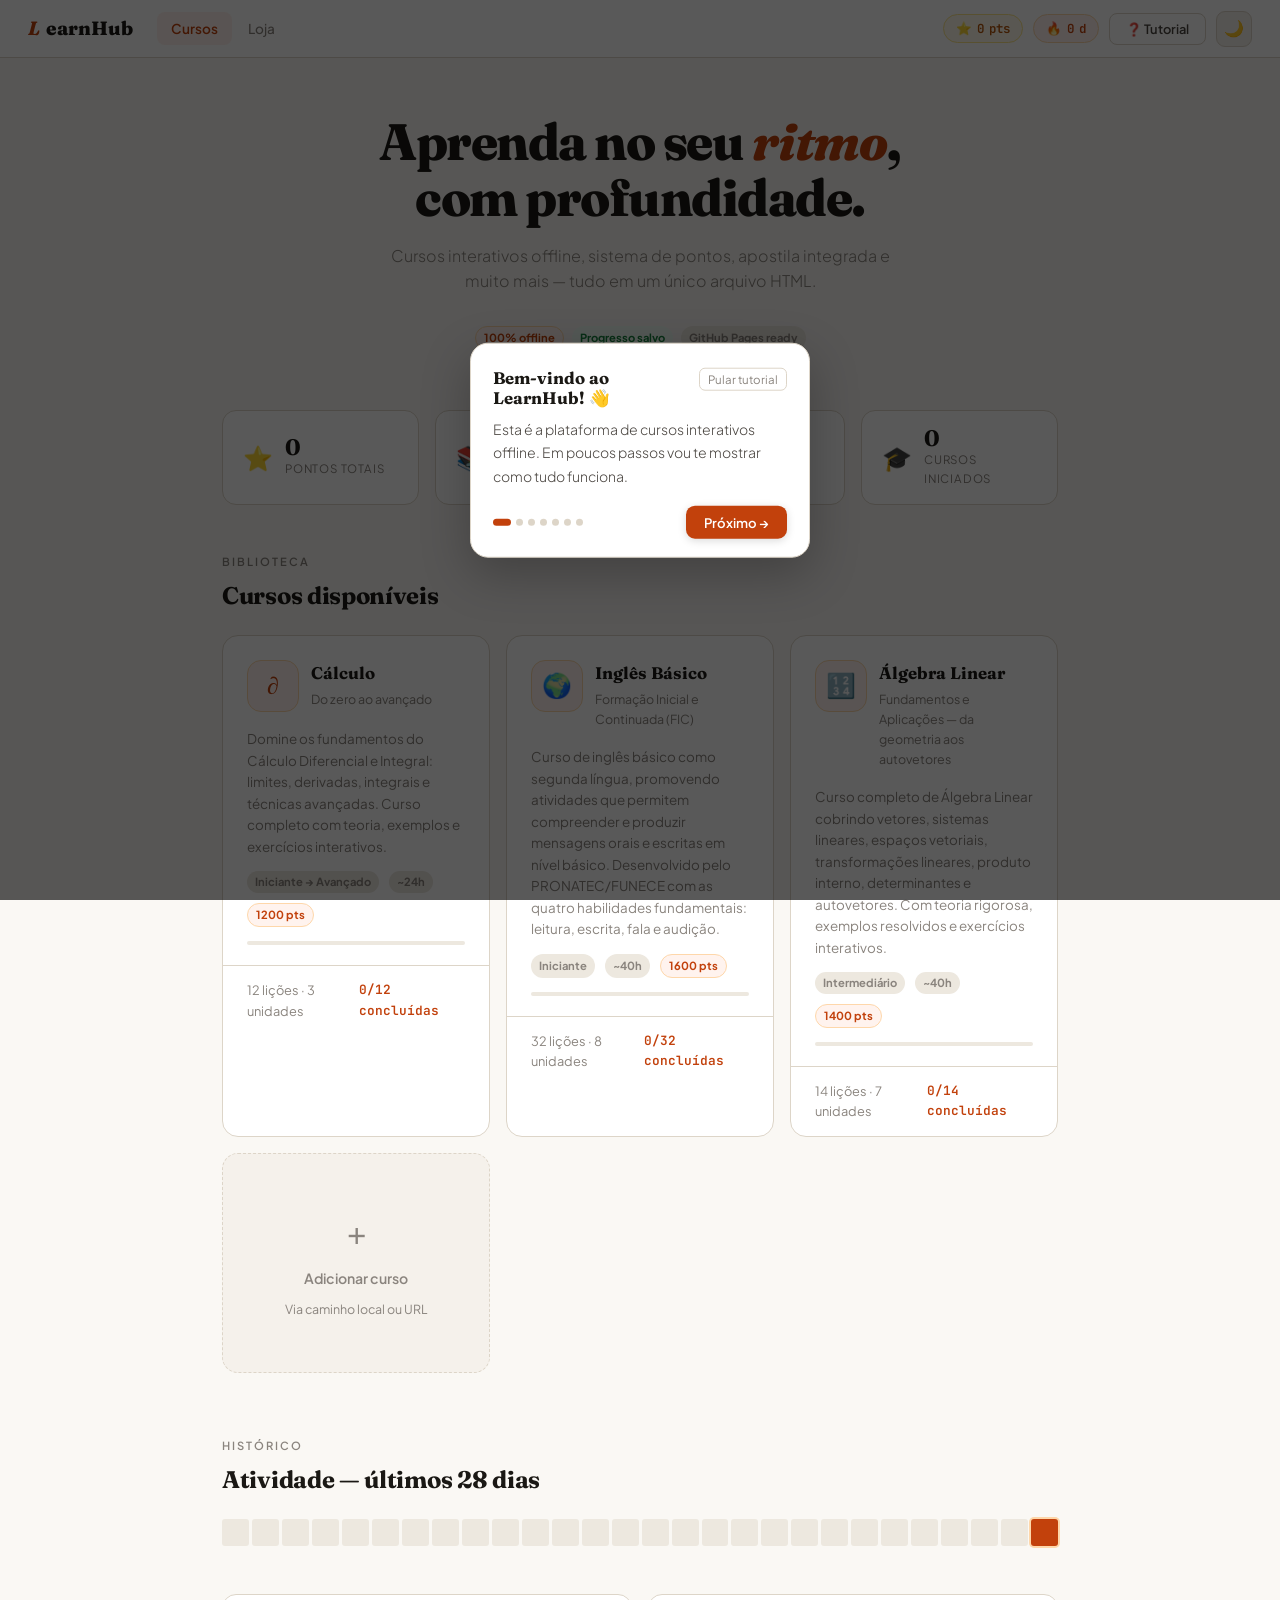
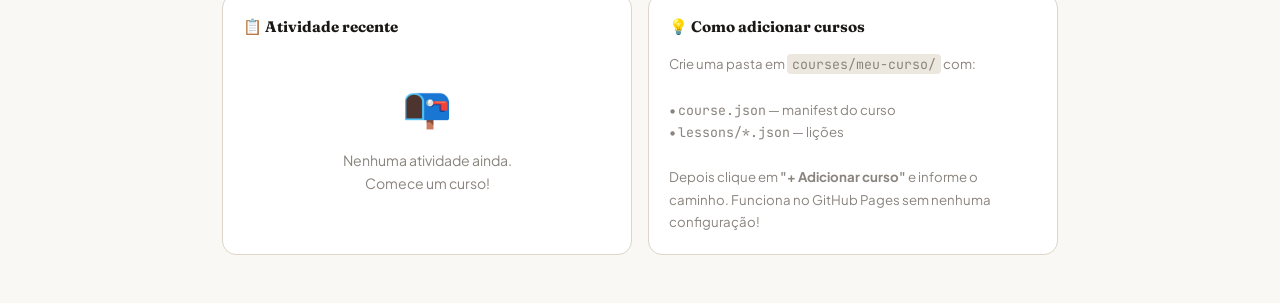
<file: index.html>
<!DOCTYPE html>
<html lang="pt-BR">
<head>
<meta charset="UTF-8">
<meta name="viewport" content="width=device-width, initial-scale=1.0">
<title>LearnHub — Plataforma de Cursos</title>
<link rel="stylesheet" href="css/shared.css">
<style>
.hero {
  max-width: 900px; margin: 0 auto;
  padding: 56px 32px 40px;
  text-align: center;
}
.hero-title {
  font-family: 'Fraunces', serif;
  font-size: clamp(2rem, 5vw, 3.2rem);
  font-weight: 800; letter-spacing: -1.5px;
  line-height: 1.1; margin-bottom: 16px;
}
.hero-title .sym { color: var(--accent); font-style: italic; }
.hero-sub { color: var(--ink3); font-size: 1rem; max-width: 500px; margin: 0 auto 32px; font-weight: 300; }
.hero-pills { display: flex; gap: 8px; justify-content: center; flex-wrap: wrap; margin-bottom: 20px; }

/* STATS BAR */
.stats-bar {
  max-width: 900px; margin: 0 auto 48px;
  padding: 0 32px;
  display: flex; gap: 16px; flex-wrap: wrap;
}
.stat-card {
  background: var(--paper);
  border: 1px solid var(--line);
  border-radius: 14px;
  padding: 16px 20px;
  flex: 1; min-width: 130px;
  display: flex; align-items: center; gap: 12px;
}
.stat-icon { font-size: 1.5rem; }
.stat-val {
  font-family: 'Fraunces', serif;
  font-size: 1.4rem; font-weight: 700;
  color: var(--ink); line-height: 1;
}
.stat-lbl { font-size: 0.72rem; color: var(--ink3); text-transform: uppercase; letter-spacing: 0.8px; margin-top: 2px; }

/* COURSES SECTION */
.courses-section { max-width: 900px; margin: 0 auto 64px; padding: 0 32px; }
.courses-grid { display: grid; grid-template-columns: repeat(auto-fill, minmax(260px, 1fr)); gap: 16px; }

.course-card {
  background: var(--paper);
  border: 1px solid var(--line);
  border-radius: 16px;
  overflow: hidden;
  cursor: pointer;
  transition: all 0.18s;
  text-decoration: none;
  display: block;
  color: inherit;
}
.course-card:hover {
  border-color: var(--accent-border);
  box-shadow: var(--shadow-md);
  transform: translateY(-2px);
  text-decoration: none;
}
.course-card-header {
  padding: 24px 24px 16px;
  display: flex; align-items: flex-start; gap: 12px;
}
.course-emoji {
  width: 52px; height: 52px;
  border-radius: 14px;
  background: var(--accent-soft);
  border: 1px solid var(--accent-border);
  display: flex; align-items: center; justify-content: center;
  font-family: 'Fraunces', serif;
  font-size: 1.5rem; font-weight: 700;
  color: var(--accent); flex-shrink: 0;
}
.course-info { flex: 1; }
.course-title {
  font-family: 'Fraunces', serif;
  font-size: 1.05rem; font-weight: 700;
  margin-bottom: 3px;
}
.course-subtitle { font-size: 0.78rem; color: var(--ink3); }
.course-body { padding: 0 24px 20px; }
.course-desc { font-size: 0.84rem; color: var(--ink3); line-height: 1.6; margin-bottom: 14px; }
.course-meta { display: flex; gap: 10px; flex-wrap: wrap; margin-bottom: 14px; }
.course-prog-wrap { height: 4px; }
.course-footer {
  padding: 14px 24px;
  border-top: 1px solid var(--line);
  display: flex; align-items: center; justify-content: space-between;
  font-size: 0.8rem; color: var(--ink3);
}
.course-prog-text { font-family: 'JetBrains Mono', monospace; color: var(--accent); font-weight: 600; }

/* ADD COURSE CARD */
.course-card-add {
  background: var(--paper2);
  border: 1.5px dashed var(--line);
  border-radius: 16px;
  display: flex; flex-direction: column;
  align-items: center; justify-content: center;
  gap: 10px; cursor: pointer;
  padding: 40px 24px; text-align: center;
  transition: all 0.18s; min-height: 220px;
  color: var(--ink3);
}
.course-card-add:hover { border-color: var(--accent); color: var(--accent); background: var(--accent-soft); }
.course-card-add .add-icon { font-size: 2rem; }
.course-card-add .add-label { font-size: 0.88rem; font-weight: 600; }
.course-card-add .add-sub { font-size: 0.78rem; }

/* ACTIVITY */
.activity-section { max-width: 900px; margin: 0 auto 48px; padding: 0 32px; }
.streak-grid {
  display: grid; grid-template-columns: repeat(28, 1fr);
  gap: 3px; margin-top: 12px;
}
.streak-cell {
  aspect-ratio: 1; border-radius: 3px;
  background: var(--paper3);
  transition: background 0.2s;
  cursor: default;
  position: relative;
}
.streak-cell.done { background: var(--accent); opacity: 0.7; }
.streak-cell.today { background: var(--accent); opacity: 1; box-shadow: 0 0 0 2px var(--accent-border); }
.streak-cell[title]:hover::after {
  content: attr(title);
  position: absolute; bottom: 120%; left: 50%; transform: translateX(-50%);
  background: var(--ink); color: var(--bg); padding: 3px 7px; border-radius: 5px;
  font-size: 0.65rem; white-space: nowrap; pointer-events: none;
}

/* ADD COURSE MODAL */
.modal-body { display: flex; flex-direction: column; gap: 12px; margin-bottom: 20px; }
.form-label { font-size: 0.8rem; font-weight: 600; color: var(--ink2); margin-bottom: 5px; display: block; }
.form-input {
  width: 100%; padding: 10px 14px;
  background: var(--paper2); border: 1.5px solid var(--line);
  border-radius: 9px; font-size: 0.9rem; color: var(--ink);
  font-family: 'Plus Jakarta Sans', sans-serif;
  outline: none; transition: border-color 0.15s;
}
.form-input:focus { border-color: var(--accent); }
.form-hint { font-size: 0.75rem; color: var(--ink3); margin-top: 4px; line-height: 1.5; }
.form-group { display: flex; flex-direction: column; }

/* LEADERBOARD / POINTS PANEL */
.two-col { display: grid; grid-template-columns: 1fr 1fr; gap: 16px; max-width: 900px; margin: 0 auto 48px; padding: 0 32px; }
@media (max-width: 600px) { .two-col { grid-template-columns: 1fr; } .stats-bar { flex-direction: column; } }

.panel { background: var(--paper); border: 1px solid var(--line); border-radius: 14px; padding: 20px; }
.panel-title { font-family: 'Fraunces', serif; font-size: 0.95rem; font-weight: 700; margin-bottom: 14px; }

.recent-item {
  display: flex; align-items: center; gap: 10px;
  padding: 8px 0; border-bottom: 1px solid var(--line);
  font-size: 0.83rem;
}
.recent-item:last-child { border-bottom: none; }
.recent-icon { font-size: 1rem; }
.recent-label { flex: 1; color: var(--ink2); }
.recent-pts { font-family: 'JetBrains Mono', monospace; font-size: 0.78rem; color: var(--gold); }

/* Mobile bottom nav */
.mobile-bottom-nav {
  display: none;
  position: fixed; bottom: 0; left: 0; right: 0; z-index: 100;
  background: var(--paper);
  border-top: 1px solid var(--line);
  padding: 8px 0 max(8px, env(safe-area-inset-bottom));
  justify-content: space-around;
}
.mobile-nav-item {
  display: flex; flex-direction: column; align-items: center; gap: 3px;
  padding: 4px 16px; border-radius: 10px; cursor: pointer;
  font-size: 0.65rem; font-weight: 600; color: var(--ink3);
  text-decoration: none; transition: color 0.15s;
}
.mobile-nav-item .nav-ico { font-size: 1.25rem; }
.mobile-nav-item.active { color: var(--accent); }
.mobile-nav-item:hover { color: var(--ink2); text-decoration: none; }

@media (max-width: 700px) {
  .hero { padding: 40px 20px 28px; }
  .stats-bar, .courses-section, .activity-section, .two-col { padding: 0 16px; }
  .streak-grid { grid-template-columns: repeat(14, 1fr); }
  body { padding-bottom: 72px; } /* room for bottom nav */
  .mobile-bottom-nav { display: flex; }
  .courses-grid { grid-template-columns: 1fr; }
  .hero-title { font-size: 1.8rem; }
  .stats-bar { gap: 10px; }
  .stat-card { padding: 14px 16px; }
}
</style>
</head>
<body>

<!-- NAVBAR -->
<nav class="navbar">
  <a class="navbar-brand" href="index.html"><span class="sym">L</span>earnHub</a>
  <div class="navbar-links hide-mobile">
    <a class="nav-link active" href="index.html">Cursos</a>
    <a class="nav-link" href="store.html">Loja</a>
  </div>
  <div class="navbar-right">
    <div class="pill pill-points">⭐ <span id="pts-display">0</span> pts</div>
    <div class="pill pill-streak hide-mobile">🔥 <span id="streak-display">0</span>d</div>
    <button class="btn btn-ghost btn-sm hide-mobile" onclick="window.__lhTutorial?.init(true)" title="Ver tutorial" style="font-size:0.8rem">❓ Tutorial</button>
    <button class="theme-toggle" onclick="toggleDark()" title="Alternar tema" id="theme-btn">🌙</button>
  </div>
</nav>

<!-- MOBILE BOTTOM NAV -->
<nav class="mobile-bottom-nav">
  <a class="mobile-nav-item active" href="index.html">
    <span class="nav-ico">📚</span>Cursos
  </a>
  <a class="mobile-nav-item" href="store.html">
    <span class="nav-ico">🎨</span>Loja
  </a>
</nav>

<!-- HERO -->
<div class="hero anim-fade-up">
  <h1 class="hero-title">Aprenda no seu <span class="sym">ritmo</span>,<br>com profundidade.</h1>
  <p class="hero-sub">Cursos interativos offline, sistema de pontos, apostila integrada e muito mais — tudo em um único arquivo HTML.</p>
  <div class="hero-pills">
    <span class="badge badge-accent">100% offline</span>
    <span class="badge badge-green">Progresso salvo</span>
    <span class="badge badge-muted">GitHub Pages ready</span>
  </div>
</div>

<!-- STATS -->
<div class="stats-bar">
  <div class="stat-card">
    <div class="stat-icon">⭐</div>
    <div>
      <div class="stat-val" id="stat-pts">0</div>
      <div class="stat-lbl">Pontos totais</div>
    </div>
  </div>
  <div class="stat-card">
    <div class="stat-icon">📚</div>
    <div>
      <div class="stat-val" id="stat-lessons">0</div>
      <div class="stat-lbl">Lições concluídas</div>
    </div>
  </div>
  <div class="stat-card">
    <div class="stat-icon">🔥</div>
    <div>
      <div class="stat-val" id="stat-streak">0</div>
      <div class="stat-lbl">Dias seguidos</div>
    </div>
  </div>
  <div class="stat-card">
    <div class="stat-icon">🎓</div>
    <div>
      <div class="stat-val" id="stat-courses">0</div>
      <div class="stat-lbl">Cursos iniciados</div>
    </div>
  </div>
</div>

<!-- COURSES -->
<div class="courses-section">
  <div class="section-label">Biblioteca</div>
  <div class="section-title">Cursos disponíveis</div>
  <div class="courses-grid" id="courses-grid">
    <!-- injected by JS -->
  </div>
</div>

<!-- ACTIVITY -->
<div class="activity-section">
  <div class="section-label">Histórico</div>
  <div class="section-title">Atividade — últimos 28 dias</div>
  <div class="streak-grid" id="streak-grid"></div>
</div>

<!-- RECENT + TIPS -->
<div class="two-col">
  <div class="panel">
    <div class="panel-title">📋 Atividade recente</div>
    <div id="recent-list"></div>
  </div>
  <div class="panel">
    <div class="panel-title">💡 Como adicionar cursos</div>
    <div style="font-size:0.83rem;color:var(--ink3);line-height:1.7">
      Crie uma pasta em <code style="font-family:'JetBrains Mono',monospace;background:var(--paper3);padding:1px 5px;border-radius:4px">courses/meu-curso/</code> com:<br><br>
      • <code style="font-family:'JetBrains Mono',monospace">course.json</code> — manifest do curso<br>
      • <code style="font-family:'JetBrains Mono',monospace">lessons/*.json</code> — lições<br><br>
      Depois clique em <strong>"+ Adicionar curso"</strong> e informe o caminho. Funciona no GitHub Pages sem nenhuma configuração!
    </div>
  </div>
</div>

<!-- ADD COURSE MODAL -->
<div class="modal-overlay" id="add-modal">
  <div class="modal">
    <h3>Adicionar curso</h3>
    <p>Informe o caminho para o <code style="font-family:'JetBrains Mono',monospace">course.json</code> do seu curso. Pode ser um caminho local (relativo a esta pasta) ou uma URL.</p>
    <div class="modal-body">
      <div class="form-group">
        <label class="form-label">Caminho do course.json</label>
        <input class="form-input" id="course-path" type="text" placeholder="courses/meu-curso/course.json" />
        <div class="form-hint">Exemplos:<br>
          • <code>courses/algebra/course.json</code> (na mesma pasta)<br>
          • <code>https://usuario.github.io/repo/courses/fisica/course.json</code>
        </div>
      </div>
    </div>
    <div id="add-error" style="display:none;color:var(--red);font-size:0.82rem;margin-bottom:12px"></div>
    <div class="modal-btns">
      <button class="btn btn-ghost btn-sm" onclick="closeAddModal()">Cancelar</button>
      <button class="btn btn-primary btn-sm" onclick="loadExternalCourse()">Carregar curso</button>
    </div>
  </div>
</div>

<!-- TOAST -->
<div class="toast" id="toast"><span id="toast-icon"></span><span id="toast-text"></span></div>

<script src="js/state.js"></script>
<script src="js/themes.js"></script>
<script>
// ─── BUILT-IN COURSES (paths) ───
const BUILTIN_COURSES = [
  'courses/calculus/course.json',
  'courses/ingles-basico/course.json',
  'courses/algebra-linear/course.json'
];

// ─── INIT ───
initTheme();
updateThemeBtn();
renderAll();

function updateThemeBtn() {
  document.getElementById('theme-btn').textContent = APP_STATE.theme === 'dark' ? '☀️' : '🌙';
}

function renderAll() {
  document.getElementById('pts-display').textContent = APP_STATE.points;
  document.getElementById('stat-pts').textContent = APP_STATE.points;
  document.getElementById('stat-streak').textContent = APP_STATE.streak;
  document.getElementById('streak-display').textContent = APP_STATE.streak;

  let totalLessons = 0;
  let coursesStarted = 0;
  Object.values(APP_STATE.courses).forEach(c => {
    const done = Object.keys(c.completedLessons || {}).length;
    totalLessons += done;
    if (done > 0) coursesStarted++;
  });
  document.getElementById('stat-lessons').textContent = totalLessons;
  document.getElementById('stat-courses').textContent = coursesStarted;

  buildStreakGrid();
  loadAllCourses();
  buildRecentActivity();
}

// ─── STREAK ───
function buildStreakGrid() {
  const grid = document.getElementById('streak-grid');
  grid.innerHTML = '';
  const today = new Date().toISOString().slice(0,10);
  for (let i = 27; i >= 0; i--) {
    const d = new Date();
    d.setDate(d.getDate() - i);
    const ds = d.toISOString().slice(0,10);
    const cell = document.createElement('div');
    cell.className = 'streak-cell';
    cell.title = ds;
    if (ds === today) cell.classList.add('today');
    else if (APP_STATE.activityLog?.includes(ds)) cell.classList.add('done');
    grid.appendChild(cell);
  }
}

// ─── LOAD COURSES ───
async function loadAllCourses() {
  const paths = [...BUILTIN_COURSES, ...(APP_STATE.customCourses || [])];
  const grid = document.getElementById('courses-grid');
  grid.innerHTML = '<div style="color:var(--ink3);font-size:0.85rem;padding:8px 0">Carregando cursos...</div>';

  const courses = [];
  for (const path of paths) {
    try {
      const resp = await fetch(path);
      if (!resp.ok) continue;
      const data = await resp.json();
      data._path = path;
      data._dir = path.substring(0, path.lastIndexOf('/') + 1);
      courses.push(data);
    } catch(e) { console.warn('Could not load', path, e); }
  }

  grid.innerHTML = '';
  courses.forEach(c => grid.appendChild(buildCourseCard(c)));

  // Add course button
  const addCard = document.createElement('div');
  addCard.className = 'course-card-add';
  addCard.innerHTML = `<div class="add-icon">+</div><div class="add-label">Adicionar curso</div><div class="add-sub">Via caminho local ou URL</div>`;
  addCard.onclick = () => document.getElementById('add-modal').classList.add('open');
  grid.appendChild(addCard);
}

function buildCourseCard(course) {
  const cs = getCourseState(course.id);
  const totalLessons = course.units.reduce((a, u) => a + u.lessons.length, 0);
  const doneLessons = Object.keys(cs.completedLessons || {}).length;
  const pct = totalLessons > 0 ? Math.round((doneLessons / totalLessons) * 100) : 0;

  const card = document.createElement('a');
  card.className = 'course-card';
  card.href = `course.html?course=${encodeURIComponent(course._dir)}`;
  card.innerHTML = `
    <div class="course-card-header">
      <div class="course-emoji">${course.emoji || '📖'}</div>
      <div class="course-info">
        <div class="course-title">${course.title}</div>
        <div class="course-subtitle">${course.subtitle || ''}</div>
      </div>
    </div>
    <div class="course-body">
      <div class="course-desc">${course.description}</div>
      <div class="course-meta">
        <span class="badge badge-muted">${course.level || 'Todos os níveis'}</span>
        <span class="badge badge-muted">~${course.estimatedHours}h</span>
        <span class="badge badge-accent">${course.pointsTotal} pts</span>
      </div>
      <div class="progress-wrap course-prog-wrap">
        <div class="progress-fill ${pct === 100 ? 'green' : ''}" style="width:${pct}%"></div>
      </div>
    </div>
    <div class="course-footer">
      <span>${totalLessons} lições · ${course.units.length} unidades</span>
      <span class="course-prog-text">${doneLessons}/${totalLessons} concluídas</span>
    </div>
  `;
  return card;
}

// ─── RECENT ACTIVITY ───
function buildRecentActivity() {
  const list = document.getElementById('recent-list');
  const recent = [];
  Object.values(APP_STATE.courses).forEach(cs => {
    Object.entries(cs.completedLessons || {}).forEach(([lid, data]) => {
      recent.push({ lid, ...data });
    });
  });
  recent.sort((a,b) => new Date(b.date) - new Date(a.date));

  if (recent.length === 0) {
    list.innerHTML = '<div class="empty-state" style="padding:20px 0"><div class="icon">📭</div><p>Nenhuma atividade ainda.<br>Comece um curso!</p></div>';
    return;
  }

  list.innerHTML = recent.slice(0, 5).map(r => `
    <div class="recent-item">
      <div class="recent-icon">✅</div>
      <div class="recent-label">${r.lid}</div>
      <div class="recent-pts">+${r.points || 0} pts</div>
    </div>
  `).join('');
}

// ─── ADD COURSE ───
async function loadExternalCourse() {
  const path = document.getElementById('course-path').value.trim();
  const errEl = document.getElementById('add-error');
  errEl.style.display = 'none';

  if (!path) { errEl.textContent = 'Informe um caminho.'; errEl.style.display = 'block'; return; }

  try {
    const resp = await fetch(path);
    if (!resp.ok) throw new Error('HTTP ' + resp.status);
    const data = await resp.json();
    if (!data.id || !data.title) throw new Error('Arquivo inválido — faltam campos obrigatórios.');

    if (!APP_STATE.customCourses) APP_STATE.customCourses = [];
    if (!APP_STATE.customCourses.includes(path)) APP_STATE.customCourses.push(path);
    saveState();
    closeAddModal();
    showToast('✅', `Curso "${data.title}" adicionado!`);
    loadAllCourses();
  } catch(e) {
    errEl.textContent = 'Erro ao carregar: ' + e.message;
    errEl.style.display = 'block';
  }
}

function closeAddModal() {
  document.getElementById('add-modal').classList.remove('open');
  document.getElementById('course-path').value = '';
  document.getElementById('add-error').style.display = 'none';
}

// ─── TOAST ───
let toastTimer;
function showToast(icon, text) {
  document.getElementById('toast-icon').textContent = icon + ' ';
  document.getElementById('toast-text').textContent = text;
  const t = document.getElementById('toast');
  t.classList.add('show');
  clearTimeout(toastTimer);
  toastTimer = setTimeout(() => t.classList.remove('show'), 2500);
}

// ─── THEME ───
const _origToggle = window.toggleDark;
window.toggleDark = function() {
  _origToggle();
  updateThemeBtn();
};

// Listen for theme changes from other pages
window.addEventListener('storage', e => {
  if (e.key === 'lh_theme_signal') {
    try {
      const { mode, colorKey } = JSON.parse(e.newValue);
      applyTheme(mode, colorKey);
      updateThemeBtn();
    } catch(_) {}
  }
});
</script>
<script src="js/tutorial.js"></script>
</body>
</html>
</file>
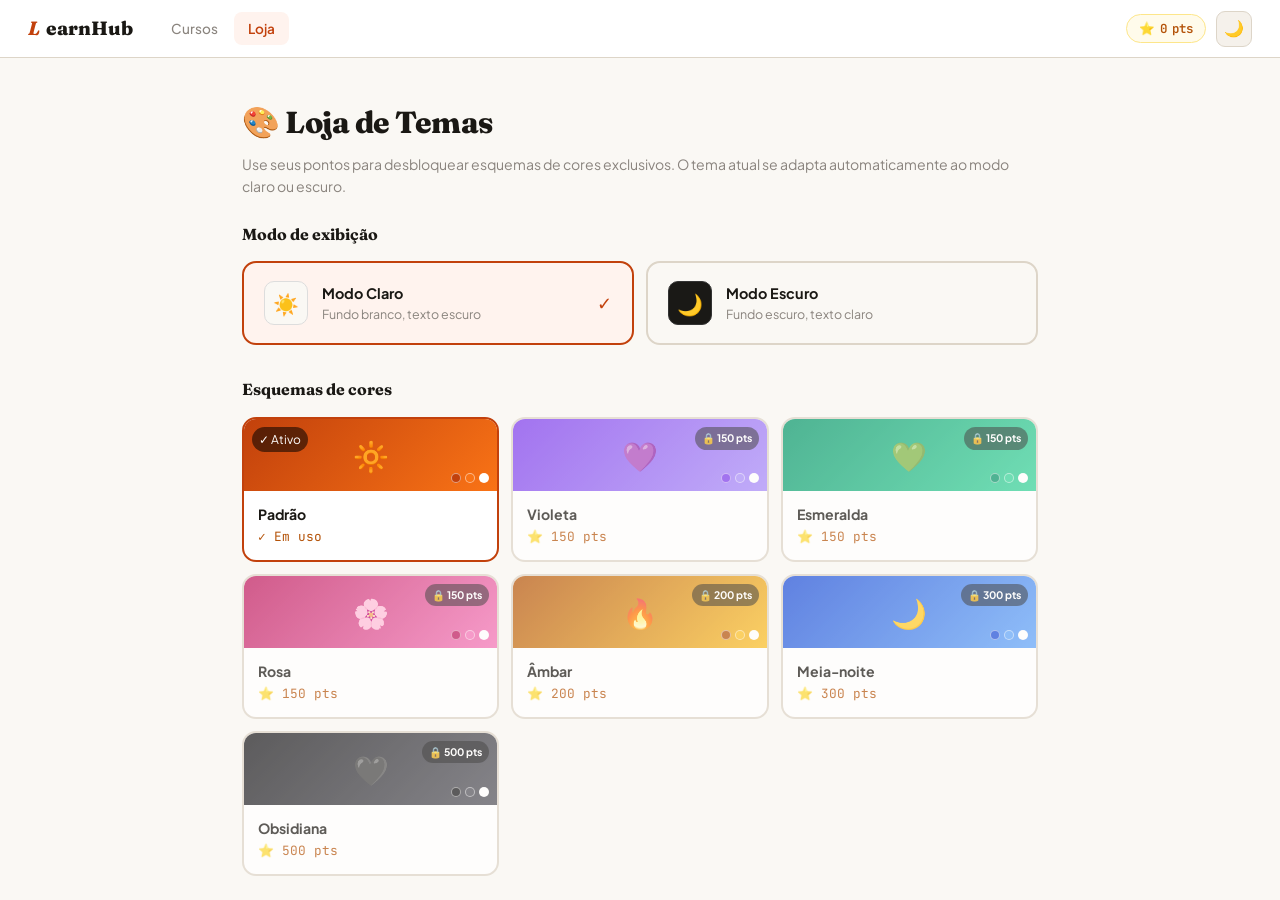
<file: store.html>
<!DOCTYPE html>
<html lang="pt-BR">
<head>
<meta charset="UTF-8">
<meta name="viewport" content="width=device-width, initial-scale=1.0">
<title>LearnHub — Loja de Temas</title>
<link rel="stylesheet" href="css/shared.css">
<style>
.page-header {
  max-width: 860px; margin: 0 auto;
  padding: 40px 32px 24px;
}
.page-header h1 {
  font-family: 'Fraunces', serif;
  font-size: 1.9rem; font-weight: 800;
  letter-spacing: -0.5px; margin-bottom: 6px;
}
.page-header p { color: var(--ink3); font-size: 0.88rem; }

/* MODE SWITCHER */
.mode-section { max-width: 860px; margin: 0 auto 32px; padding: 0 32px; }
.mode-title { font-family: 'Fraunces', serif; font-size: 1rem; font-weight: 700; margin-bottom: 14px; }
.mode-cards { display: grid; grid-template-columns: 1fr 1fr; gap: 12px; }
.mode-card {
  border: 2px solid var(--line);
  border-radius: 14px; padding: 18px 20px;
  cursor: pointer; transition: all 0.15s;
  display: flex; align-items: center; gap: 14px;
}
.mode-card:hover { border-color: var(--accent); }
.mode-card.selected { border-color: var(--accent); background: var(--accent-soft); }
.mode-preview {
  width: 44px; height: 44px; border-radius: 10px;
  display: flex; align-items: center; justify-content: center;
  font-size: 1.3rem; flex-shrink: 0;
}
.mode-preview.light-prev { background: #faf8f4; border: 1px solid #ddd; }
.mode-preview.dark-prev { background: #1a1916; border: 1px solid #333; }
.mode-info .mode-name { font-weight: 700; font-size: 0.9rem; }
.mode-info .mode-sub { font-size: 0.78rem; color: var(--ink3); }
.mode-check { margin-left: auto; font-size: 1.1rem; opacity: 0; }
.mode-card.selected .mode-check { opacity: 1; color: var(--accent); }

/* COLORS GRID */
.colors-section { max-width: 860px; margin: 0 auto 40px; padding: 0 32px; }
.colors-title { font-family: 'Fraunces', serif; font-size: 1rem; font-weight: 700; margin-bottom: 14px; }
.colors-grid { display: grid; grid-template-columns: repeat(auto-fill, minmax(200px, 1fr)); gap: 12px; }

.color-card {
  background: var(--paper);
  border: 2px solid var(--line);
  border-radius: 14px; overflow: hidden;
  cursor: pointer; transition: all 0.15s;
  position: relative;
}
.color-card:hover { transform: translateY(-2px); box-shadow: var(--shadow-md); }
.color-card.selected { border-color: var(--accent); }
.color-card.locked { cursor: not-allowed; opacity: 0.7; }

.color-preview {
  height: 72px;
  display: flex; align-items: center; justify-content: center;
  font-size: 1.8rem;
  position: relative; overflow: hidden;
}
.color-preview::before {
  content: '';
  position: absolute; inset: 0;
  background: linear-gradient(135deg, var(--prev-c1) 0%, var(--prev-c2) 100%);
}
.color-preview .prev-emoji { position: relative; z-index: 1; }
.color-preview .preview-dots {
  position: absolute; bottom: 8px; right: 8px;
  display: flex; gap: 4px; z-index: 1;
}
.preview-dot { width: 10px; height: 10px; border-radius: 50%; border: 1.5px solid rgba(255,255,255,.5); }

.color-body { padding: 12px 14px; }
.color-name { font-weight: 700; font-size: 0.88rem; margin-bottom: 2px; }
.color-price { font-family: 'JetBrains Mono', monospace; font-size: 0.8rem; color: var(--gold); }
.color-badge {
  position: absolute; top: 8px; right: 8px; z-index: 2;
  background: rgba(0,0,0,.55); color: #fff;
  font-size: 0.65rem; font-weight: 700; padding: 3px 7px;
  border-radius: 100px; backdrop-filter: blur(4px);
}
.color-selected-mark {
  position: absolute; top: 8px; left: 8px; z-index: 2;
  background: rgba(0,0,0,.55); color: #fff;
  font-size: 0.75rem; padding: 3px 7px;
  border-radius: 100px;
}

/* CONFIRM MODAL */
.confirm-preview {
  height: 80px; border-radius: 10px; margin-bottom: 16px;
  display: flex; align-items: center; justify-content: center;
  font-size: 2rem;
}

@media (max-width: 600px) {
  .mode-cards { grid-template-columns: 1fr; }
  .colors-grid { grid-template-columns: repeat(2, 1fr); }
  .page-header, .mode-section, .colors-section { padding: 0 16px; }
  .page-header { padding-top: 28px; }
  .page-header h1 { font-size: 1.5rem; }
  body { padding-bottom: 72px; }
}

/* Mobile bottom nav */
.mobile-bottom-nav {
  display: none;
  position: fixed; bottom: 0; left: 0; right: 0; z-index: 100;
  background: var(--paper);
  border-top: 1px solid var(--line);
  padding: 8px 0 max(8px, env(safe-area-inset-bottom));
  justify-content: space-around;
}
.mobile-nav-item {
  display: flex; flex-direction: column; align-items: center; gap: 3px;
  padding: 4px 16px; border-radius: 10px; cursor: pointer;
  font-size: 0.65rem; font-weight: 600; color: var(--ink3);
  text-decoration: none; transition: color 0.15s;
}
.mobile-nav-item .nav-ico { font-size: 1.25rem; }
.mobile-nav-item.active { color: var(--accent); }
.mobile-nav-item:hover { color: var(--ink2); text-decoration: none; }

@media (max-width: 700px) {
  .mobile-bottom-nav { display: flex; }
}
</style>
</head>
<body>

<nav class="navbar">
  <a class="navbar-brand" href="index.html"><span class="sym">L</span>earnHub</a>
  <div class="navbar-links hide-mobile">
    <a class="nav-link" href="index.html">Cursos</a>
    <a class="nav-link active" href="store.html">Loja</a>
  </div>
  <div class="navbar-right">
    <div class="pill pill-points">⭐ <span id="pts-display">0</span> pts</div>
    <button class="theme-toggle" onclick="toggleDark(); renderAll()" id="theme-btn">🌙</button>
  </div>
</nav>

<!-- MOBILE BOTTOM NAV -->
<nav class="mobile-bottom-nav">
  <a class="mobile-nav-item" href="index.html">
    <span class="nav-ico">📚</span>Cursos
  </a>
  <a class="mobile-nav-item active" href="store.html">
    <span class="nav-ico">🎨</span>Loja
  </a>
</nav>

<div class="page-header anim-fade-up">
  <h1>🎨 Loja de Temas</h1>
  <p>Use seus pontos para desbloquear esquemas de cores exclusivos. O tema atual se adapta automaticamente ao modo claro ou escuro.</p>
</div>

<!-- MODE SWITCHER -->
<div class="mode-section anim-fade-up">
  <div class="mode-title">Modo de exibição</div>
  <div class="mode-cards">
    <div class="mode-card" id="mode-light" onclick="selectMode('light')">
      <div class="mode-preview light-prev">☀️</div>
      <div class="mode-info">
        <div class="mode-name">Modo Claro</div>
        <div class="mode-sub">Fundo branco, texto escuro</div>
      </div>
      <span class="mode-check">✓</span>
    </div>
    <div class="mode-card" id="mode-dark" onclick="selectMode('dark')">
      <div class="mode-preview dark-prev">🌙</div>
      <div class="mode-info">
        <div class="mode-name">Modo Escuro</div>
        <div class="mode-sub">Fundo escuro, texto claro</div>
      </div>
      <span class="mode-check">✓</span>
    </div>
  </div>
</div>

<!-- COLORS -->
<div class="colors-section">
  <div class="colors-title">Esquemas de cores</div>
  <div class="colors-grid" id="colors-grid"></div>
</div>

<!-- CONFIRM BUY MODAL -->
<div class="modal-overlay" id="buy-modal">
  <div class="modal">
    <h3 id="buy-title">Comprar tema</h3>
    <div class="confirm-preview" id="buy-preview"></div>
    <p id="buy-desc">Deseja comprar este tema?</p>
    <div class="modal-btns">
      <button class="btn btn-ghost btn-sm" onclick="closeBuy()">Cancelar</button>
      <button class="btn btn-accent btn-sm" id="buy-btn" onclick="confirmBuy()">Comprar</button>
    </div>
  </div>
</div>

<!-- TOAST -->
<div class="toast" id="toast"><span id="toast-icon"></span><span id="toast-text"></span></div>

<script src="js/state.js"></script>
<script src="js/themes.js"></script>
<script>
// Wait for DOM + scripts to be fully ready
document.addEventListener('DOMContentLoaded', function() {
  initTheme();
  renderAll();
});

let pendingBuy = null;

// Color preview configs
const PREVIEW_CONFIGS = {
  default:   { c1: '#c2410c', c2: '#f97316', emoji: '🔆' },
  violet:    { c1: '#7c3aed', c2: '#a78bfa', emoji: '💜' },
  emerald:   { c1: '#059669', c2: '#34d399', emoji: '💚' },
  rose:      { c1: '#be185d', c2: '#f472b6', emoji: '🌸' },
  amber:     { c1: '#b45309', c2: '#fbbf24', emoji: '🔥' },
  midnight:  { c1: '#1d4ed8', c2: '#60a5fa', emoji: '🌙' },
  obsidian:  { c1: '#18181b', c2: '#52525b', emoji: '🖤' },
};

function updateThemeBtn() {
  document.getElementById('theme-btn').textContent = APP_STATE.theme === 'dark' ? '☀️' : '🌙';
}

function renderAll() {
  updateThemeBtn();
  document.getElementById('pts-display').textContent = APP_STATE.points;

  // Mode cards
  const mode = APP_STATE.theme || 'light';
  document.getElementById('mode-light').classList.toggle('selected', mode === 'light');
  document.getElementById('mode-dark').classList.toggle('selected', mode === 'dark');

  // Color cards
  const grid = document.getElementById('colors-grid');
  grid.innerHTML = '';
  Object.entries(THEME_COLORS).forEach(([key, theme]) => {
    const owned = APP_STATE.purchasedThemes?.includes(key) || theme.price === 0;
    const selected = (APP_STATE.themeColor || 'default') === key;
    const prev = PREVIEW_CONFIGS[key] || { c1: '#888', c2: '#aaa', emoji: '🎨' };

    const card = document.createElement('div');
    card.className = `color-card${selected?' selected':''}${!owned?' locked':''}`;
    card.innerHTML = `
      <div class="color-preview" style="--prev-c1:${prev.c1};--prev-c2:${prev.c2}">
        <span class="prev-emoji">${prev.emoji}</span>
        <div class="preview-dots">
          <div class="preview-dot" style="background:${prev.c1}"></div>
          <div class="preview-dot" style="background:${prev.c2}"></div>
          <div class="preview-dot" style="background:#fff"></div>
        </div>
        ${!owned ? `<div class="color-badge">🔒 ${theme.price} pts</div>` : ''}
        ${selected ? `<div class="color-selected-mark">✓ Ativo</div>` : ''}
      </div>
      <div class="color-body">
        <div class="color-name">${theme.name}</div>
        <div class="color-price">${owned ? (selected ? '✓ Em uso' : 'Disponível') : `⭐ ${theme.price} pts`}</div>
      </div>
    `;

    card.onclick = () => {
      if (!owned) {
        openBuy(key, theme, prev);
      } else if (!selected) {
        selectColor(key);
      }
    };
    grid.appendChild(card);
  });
}

function selectMode(mode) {
  setTheme(mode, APP_STATE.themeColor || 'default');
  renderAll();
  showToast('🎨', `Modo ${mode === 'dark' ? 'escuro' : 'claro'} ativado!`);
}

function selectColor(key) {
  setTheme(APP_STATE.theme || 'light', key);
  renderAll();
  showToast('🎨', `Tema "${THEME_COLORS[key].name}" ativado!`);
}

function openBuy(key, theme, prev) {
  pendingBuy = key;
  document.getElementById('buy-title').textContent = `Comprar tema "${theme.name}"`;
  document.getElementById('buy-preview').style.cssText = `background:linear-gradient(135deg,${prev.c1},${prev.c2})`;
  document.getElementById('buy-preview').textContent = PREVIEW_CONFIGS[key]?.emoji || '🎨';
  document.getElementById('buy-desc').textContent = `Custo: ${theme.price} pontos. Você tem ${APP_STATE.points} pontos.`;
  const btn = document.getElementById('buy-btn');
  if (APP_STATE.points < theme.price) {
    btn.disabled = true;
    btn.textContent = 'Pontos insuficientes';
  } else {
    btn.disabled = false;
    btn.textContent = `Comprar por ${theme.price} pts`;
  }
  document.getElementById('buy-modal').classList.add('open');
}

function closeBuy() {
  pendingBuy = null;
  document.getElementById('buy-modal').classList.remove('open');
}

function confirmBuy() {
  if (!pendingBuy) return;
  const theme = THEME_COLORS[pendingBuy];
  if (APP_STATE.points < theme.price) { showToast('❌', 'Pontos insuficientes!'); return; }
  APP_STATE.points -= theme.price;
  if (!APP_STATE.purchasedThemes) APP_STATE.purchasedThemes = ['default'];
  if (!APP_STATE.purchasedThemes.includes(pendingBuy)) APP_STATE.purchasedThemes.push(pendingBuy);
  setTheme(APP_STATE.theme, pendingBuy);
  saveState();
  closeBuy();
  renderAll();
  showToast('🎉', `Tema "${theme.name}" desbloqueado e ativado!`);
}

let _toast;
function showToast(icon, text) {
  document.getElementById('toast-icon').textContent = icon + ' ';
  document.getElementById('toast-text').textContent = text;
  const t = document.getElementById('toast');
  t.classList.add('show');
  clearTimeout(_toast);
  _toast = setTimeout(() => t.classList.remove('show'), 2500);
}

const _t = window.toggleDark;
window.toggleDark = function() { _t(); };
</script>
</body>
</html>
</file>
<file: css/shared.css>
/* ═══════════════════════════════════════════
   LearnHub · Shared Styles
   ═══════════════════════════════════════════ */

@import url('https://fonts.googleapis.com/css2?family=Fraunces:ital,opsz,wght@0,9..144,300;0,9..144,500;0,9..144,700;0,9..144,800;1,9..144,400&family=JetBrains+Mono:wght@400;500;600&family=Plus+Jakarta+Sans:wght@300;400;500;600;700&display=swap');

*, *::before, *::after { box-sizing: border-box; margin: 0; padding: 0; }

:root {
  /* Defaults — overridden by themes.js */
  --bg: #faf8f4;
  --paper: #ffffff;
  --paper2: #f5f1eb;
  --paper3: #ede8df;
  --line: #ddd5c8;
  --ink: #1a1814;
  --ink2: #4a4540;
  --ink3: #8a847e;
  --accent: #c2410c;
  --accent-soft: #fff3ee;
  --accent-border: #fed7aa;
  --accent2: #0369a1;
  --accent2-soft: #f0f9ff;
  --green: #15803d;
  --green-soft: #f0fdf4;
  --green-border: #bbf7d0;
  --red: #dc2626;
  --red-soft: #fef2f2;
  --gold: #b45309;
  --gold-soft: #fffbeb;
  --radius: 12px;
  --shadow: 0 1px 8px rgba(0,0,0,.07);
  --shadow-md: 0 4px 16px rgba(0,0,0,.1);
  --shadow-lg: 0 8px 32px rgba(0,0,0,.13);
  --transition: 0.18s ease;
}

html { scroll-behavior: smooth; }

body {
  font-family: 'Plus Jakarta Sans', sans-serif;
  background: var(--bg);
  color: var(--ink);
  min-height: 100vh;
  transition: background var(--transition), color var(--transition);
  line-height: 1.6;
  -webkit-font-smoothing: antialiased;
}

::-webkit-scrollbar { width: 5px; height: 5px; }
::-webkit-scrollbar-track { background: transparent; }
::-webkit-scrollbar-thumb { background: var(--line); border-radius: 3px; }

a { color: var(--accent); text-decoration: none; }
a:hover { text-decoration: underline; }

/* ── TYPOGRAPHY ── */
.font-display { font-family: 'Fraunces', serif; }
.font-mono { font-family: 'JetBrains Mono', monospace; }

/* ── BUTTONS ── */
.btn {
  display: inline-flex; align-items: center; justify-content: center; gap: 6px;
  padding: 10px 22px;
  border-radius: 10px;
  font-family: 'Plus Jakarta Sans', sans-serif;
  font-size: 0.88rem; font-weight: 600;
  border: none; cursor: pointer;
  transition: all var(--transition);
  white-space: nowrap;
  text-decoration: none;
}
.btn:hover { text-decoration: none; }
.btn-primary { background: var(--ink); color: var(--bg); }
.btn-primary:hover { opacity: .85; }
.btn-accent { background: var(--accent); color: #fff; }
.btn-accent:hover { opacity: .88; }
.btn-ghost { background: transparent; color: var(--ink2); border: 1.5px solid var(--line); }
.btn-ghost:hover { border-color: var(--ink3); color: var(--ink); }
.btn-sm { padding: 7px 16px; font-size: 0.8rem; border-radius: 8px; }
.btn-lg { padding: 13px 30px; font-size: 0.95rem; border-radius: 12px; }
.btn-icon { padding: 8px; border-radius: 8px; }
.btn-danger { background: var(--red); color: #fff; }

/* ── CARDS ── */
.card {
  background: var(--paper);
  border: 1px solid var(--line);
  border-radius: var(--radius);
  transition: background var(--transition), border-color var(--transition);
}
.card-hover:hover { border-color: var(--accent-border); box-shadow: var(--shadow-md); transform: translateY(-1px); }

/* ── NAV BAR ── */
.navbar {
  position: sticky; top: 0; z-index: 100;
  background: var(--paper);
  border-bottom: 1px solid var(--line);
  display: flex; align-items: center; gap: 16px;
  padding: 0 28px;
  height: 58px;
  transition: background var(--transition);
}
.navbar-brand {
  font-family: 'Fraunces', serif;
  font-size: 1.2rem; font-weight: 800;
  color: var(--ink);
  display: flex; align-items: baseline; gap: 4px;
  text-decoration: none;
}
.navbar-brand .sym { color: var(--accent); font-style: italic; margin-right: 2px; }
.navbar-brand:hover { text-decoration: none; }
.navbar-links { display: flex; align-items: center; gap: 2px; margin-left: 8px; }
.nav-link {
  padding: 6px 14px;
  border-radius: 8px;
  font-size: 0.85rem; font-weight: 500;
  color: var(--ink3);
  transition: all var(--transition);
  cursor: pointer;
  text-decoration: none;
}
.nav-link:hover { background: var(--paper2); color: var(--ink2); text-decoration: none; }
.nav-link.active { background: var(--accent-soft); color: var(--accent); font-weight: 600; }
.navbar-right { margin-left: auto; display: flex; align-items: center; gap: 10px; }

/* ── PILLS ── */
.pill {
  display: inline-flex; align-items: center; gap: 5px;
  padding: 4px 12px; border-radius: 100px;
  font-size: 0.78rem; font-weight: 600;
  font-family: 'JetBrains Mono', monospace;
}
.pill-points { background: var(--gold-soft); color: var(--gold); border: 1px solid #fde68a; }
.pill-streak { background: var(--accent-soft); color: var(--accent); border: 1px solid var(--accent-border); }
.pill-green { background: var(--green-soft); color: var(--green); border: 1px solid var(--green-border); }

/* ── BADGE ── */
.badge {
  display: inline-flex; align-items: center; justify-content: center;
  padding: 2px 8px; border-radius: 100px;
  font-size: 0.7rem; font-weight: 700;
}
.badge-accent { background: var(--accent-soft); color: var(--accent); border: 1px solid var(--accent-border); }
.badge-green { background: var(--green-soft); color: var(--green); }
.badge-muted { background: var(--paper3); color: var(--ink3); }

/* ── PROGRESS BAR ── */
.progress-wrap { background: var(--paper3); border-radius: 100px; overflow: hidden; }
.progress-fill {
  height: 100%; border-radius: 100px;
  background: var(--accent);
  transition: width 0.5s cubic-bezier(.4,0,.2,1);
}
.progress-fill.green { background: var(--green); }

/* ── TOAST ── */
.toast {
  position: fixed; bottom: 24px; right: 24px;
  background: var(--ink); color: var(--bg);
  padding: 11px 18px; border-radius: 12px;
  font-size: 0.85rem; display: flex; align-items: center; gap: 10px;
  box-shadow: var(--shadow-lg);
  transform: translateY(80px); opacity: 0;
  transition: all 0.3s cubic-bezier(.34,1.56,.64,1);
  z-index: 9999; pointer-events: none; max-width: 280px;
}
.toast.show { transform: translateY(0); opacity: 1; }

/* ── MODAL ── */
.modal-overlay {
  position: fixed; inset: 0;
  background: rgba(0,0,0,.45);
  z-index: 500;
  display: none; align-items: center; justify-content: center;
  backdrop-filter: blur(2px);
}
.modal-overlay.open { display: flex; }
.modal {
  background: var(--paper);
  border: 1px solid var(--line);
  border-radius: 18px;
  padding: 32px;
  max-width: 420px; width: 92%;
  box-shadow: var(--shadow-lg);
  animation: fadeUp 0.25s ease;
}
.modal h3 {
  font-family: 'Fraunces', serif;
  font-size: 1.25rem; font-weight: 700;
  margin-bottom: 8px;
}
.modal p { font-size: 0.88rem; color: var(--ink3); margin-bottom: 20px; line-height: 1.6; }
.modal-btns { display: flex; gap: 8px; justify-content: flex-end; }

/* ── THEME TOGGLE ── */
.theme-toggle {
  width: 36px; height: 36px;
  border-radius: 9px;
  background: var(--paper2);
  border: 1px solid var(--line);
  display: flex; align-items: center; justify-content: center;
  cursor: pointer; font-size: 1rem;
  transition: all var(--transition);
  flex-shrink: 0;
}
.theme-toggle:hover { background: var(--paper3); }

/* ── ANIMATIONS ── */
@keyframes fadeUp {
  from { opacity: 0; transform: translateY(14px); }
  to { opacity: 1; transform: translateY(0); }
}
@keyframes fadeIn {
  from { opacity: 0; } to { opacity: 1; }
}
@keyframes scaleIn {
  from { opacity: 0; transform: scale(0.9); }
  to { opacity: 1; transform: scale(1); }
}
@keyframes trophy {
  from { transform: scale(0) rotate(-15deg); opacity: 0; }
  to { transform: scale(1) rotate(0); opacity: 1; }
}

.anim-fade-up { animation: fadeUp 0.3s ease both; }
.anim-scale-in { animation: scaleIn 0.3s ease both; }

/* ── SECTION TITLES ── */
.section-label {
  font-size: 0.7rem; text-transform: uppercase;
  letter-spacing: 2px; color: var(--ink3); font-weight: 600;
  margin-bottom: 6px;
}
.section-title {
  font-family: 'Fraunces', serif;
  font-size: 1.5rem; font-weight: 700;
  letter-spacing: -0.3px;
  margin-bottom: 20px;
}

/* ── FORMULA BOX ── */
/* Fixed dark background regardless of theme mode so text is always legible */
.formula-box {
  background: #1e1c19;
  color: #e8dfd0;
  border-radius: 12px;
  padding: 18px 22px;
  font-family: 'JetBrains Mono', monospace;
  font-size: 0.9rem; line-height: 1.7;
  white-space: pre-wrap;
  margin: 14px 0;
  overflow-x: auto;
  border: 1px solid rgba(255,255,255,0.07);
}

/* ── CALLOUTS ── */
.callout {
  display: flex; gap: 12px;
  border-left: 3px solid var(--accent2);
  border-radius: 0 10px 10px 0;
  background: var(--accent2-soft);
  padding: 13px 16px; margin: 14px 0;
}
.callout.warn { border-left-color: var(--gold); background: var(--gold-soft); }
.callout.tip { border-left-color: var(--green); background: var(--green-soft); }
.callout.danger { border-left-color: var(--red); background: var(--red-soft); }
.callout-icon { font-size: 0.95rem; flex-shrink: 0; margin-top: 1px; }
.callout-text { font-size: 0.85rem; line-height: 1.6; color: var(--ink2); }

/* ── EXAMPLE BOX ── */
.example-box {
  border: 1px solid var(--line);
  border-radius: 12px; overflow: hidden; margin: 14px 0;
}
.example-header {
  background: var(--paper3);
  padding: 7px 14px;
  font-size: 0.72rem; font-weight: 600;
  text-transform: uppercase; letter-spacing: 1px; color: var(--ink3);
}
.example-body {
  padding: 14px 16px;
  font-family: 'JetBrains Mono', monospace;
  font-size: 0.82rem; line-height: 1.7; color: var(--ink2);
  white-space: pre-wrap;
}

/* ── EMPTY STATE ── */
.empty-state {
  text-align: center; padding: 60px 20px; color: var(--ink3);
}
.empty-state .icon { font-size: 2.5rem; margin-bottom: 12px; display: block; }
.empty-state p { font-size: 0.88rem; }

/* ── RESPONSIVE ── */
@media (max-width: 700px) {
  .navbar { padding: 0 16px; }
  .hide-mobile { display: none !important; }
}

/* ── MOBILE SIDEBAR DRAWER ── */
.menu-btn {
  display: none;
  width: 36px; height: 36px;
  border-radius: 9px;
  background: var(--paper2);
  border: 1px solid var(--line);
  align-items: center; justify-content: center;
  cursor: pointer; font-size: 1.1rem;
  transition: background var(--transition);
  flex-shrink: 0;
}
.menu-btn:hover { background: var(--paper3); }

.drawer-overlay {
  display: none;
  position: fixed; inset: 0; z-index: 200;
  background: rgba(0,0,0,0.5);
  backdrop-filter: blur(2px);
  opacity: 0;
  transition: opacity 0.25s ease;
}
.drawer-overlay.open {
  display: block;
  opacity: 1;
}

@media (max-width: 860px) {
  .menu-btn { display: flex; }
}
</file>
